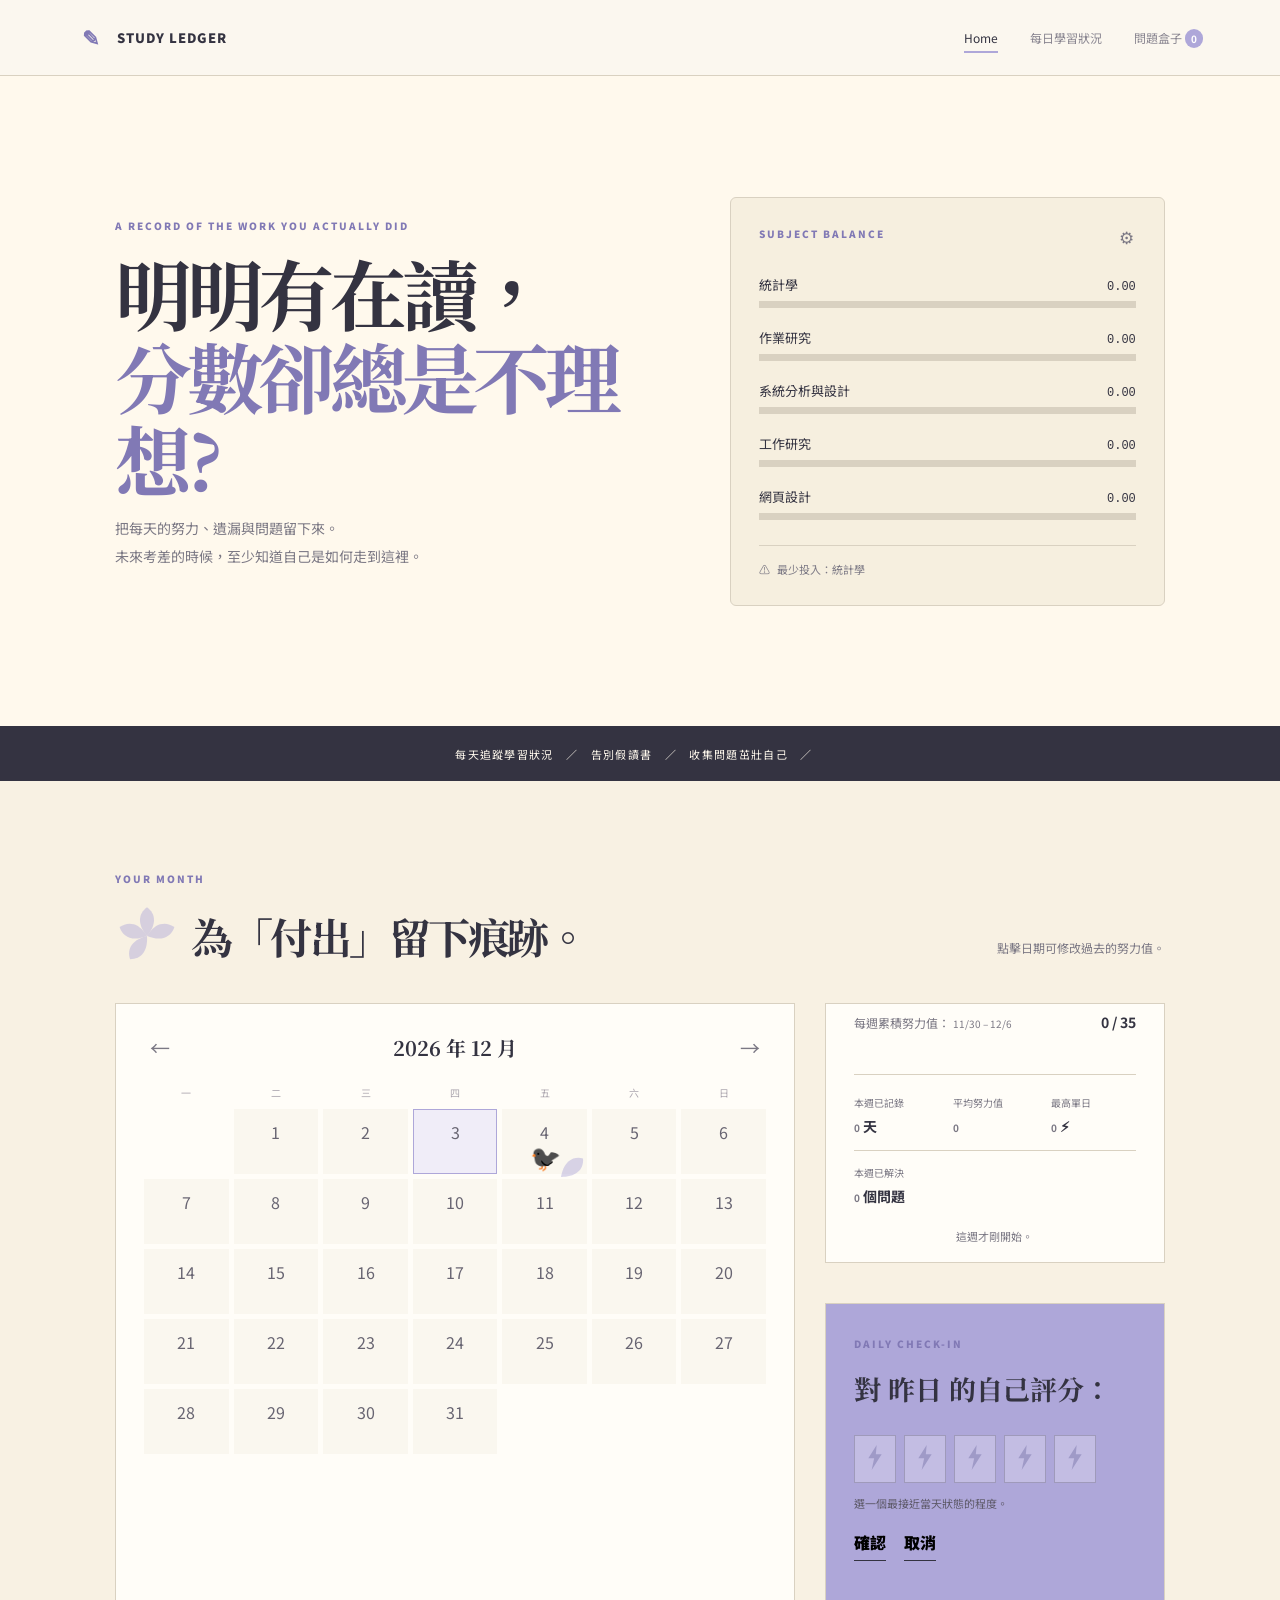
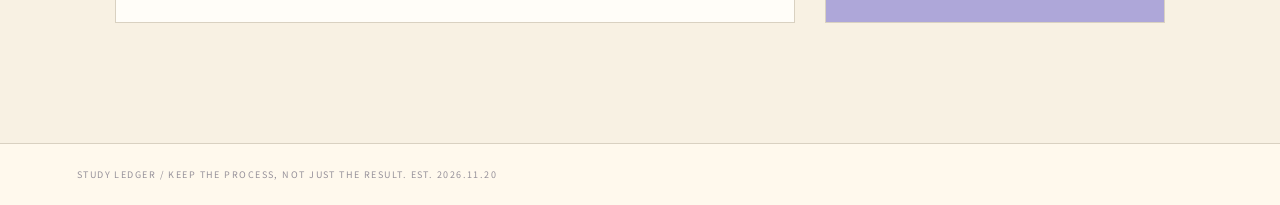
<file: index.html>
<!doctype html>
<html lang="zh-Hant">
  <head>
    <meta charset="UTF-8" />
    <meta name="viewport" content="width=device-width,initial-scale=1" />
    <title>Study Ledger｜Home</title>
    <link rel="stylesheet" href="style.css" />
  </head>

  <body>
    <header>
      <a class="brand" href="index.html"><span>✎</span> STUDY LEDGER</a>
      <nav>
        <a class="active" href="index.html">Home</a
        ><a href="daily.html">每日學習狀況</a
        ><a href="questions.html">問題盒子 <b id="questionCount">0</b></a>
      </nav>
    </header>
    <main>
      <section class="hero">
        <div>
          <p class="kicker">A RECORD OF THE WORK YOU ACTUALLY DID</p>
          <h1>明明有在讀，<br /><em>分數卻總是不理想?</em></h1>
          <p class="lead">
            把每天的努力、遺漏與問題留下來。<br />未來考差的時候，至少知道自己是如何走到這裡。
          </p>
        </div>
        <section class="subject-balance-card">
          <div class="subject-balance-top">
            <p class="kicker">SUBJECT BALANCE</p>

            <button
              class="subject-balance-settings"
              id="subjectBalanceSettings"
              aria-label="設定顯示科目"
            >
              ⚙
            </button>
          </div>

          <div class="subject-balance-menu" id="subjectBalanceMenu">
            <p>顯示科目</p>
            <div id="subjectBalanceOptions"></div>
          </div>

          <div id="subjectBalanceList"></div>

          <div class="subject-balance-warning" id="subjectBalanceWarning"></div>
        </section>
      </section>
      <div class="ticker">
        每天追蹤學習狀況　／　告別假讀書　／　收集問題茁壯自己　／　
      </div>
      <section class="calendar-section">
        <div class="section-title">
          <div>
            <p class="kicker">YOUR MONTH</p>
            <div class="blossom-title">
              <svg
                class="blossom-mark"
                viewBox="0 0 100 100"
                aria-hidden="true"
              >
                <!-- 上 -->
                <path
                  d="M50 50
       C44 43 39 34 39 25
       C39 17 43 10 50 5
       C57 10 61 17 61 25
       C61 34 56 43 50 50Z"
                ></path>

                <!-- 右上 -->
                <path
                  d="M50 50
       C44 43 39 34 39 25
       C39 17 43 10 50 5
       C57 10 61 17 61 25
       C61 34 56 43 50 50Z"
                  transform="rotate(72 50 50)"
                ></path>

                <!-- 左下 -->
                <path
                  d="M50 50
       C44 43 39 34 39 25
       C39 17 43 10 50 5
       C57 10 61 17 61 25
       C61 34 56 43 50 50Z"
                  transform="rotate(216 50 50)"
                ></path>

                <!-- 左上 -->
                <path
                  d="M50 50
       C44 43 39 34 39 25
       C39 17 43 10 50 5
       C57 10 61 17 61 25
       C61 34 56 43 50 50Z"
                  transform="rotate(288 50 50)"
                ></path>
              </svg>

              <h2>為「付出」留下痕跡。</h2>
            </div>
          </div>
          <p>點擊日期可修改過去的努力值。</p>
        </div>
        <div class="calendar-layout">
          <div class="calendar-card">
            <div class="cal-head">
              <button id="pm">←</button><strong id="month"></strong
              ><button id="nm">→</button>
            </div>
            <div class="week">
              <span>一</span><span>二</span><span>三</span><span>四</span
              ><span>五</span><span>六</span><span>日</span>
            </div>
            <div id="cal" class="cal"></div>
          </div>

          <div class="calendar-side">
            <div class="weekly-progress-card">
              <div class="weekly-progress-head">
                <div>
                  <span>每週累積努力值：</span>
                  <small id="weeklyRange"></small>
                </div>

                <strong><span id="weeklyEffort">0</span> / 35</strong>
              </div>

              <div class="weekly-progress-bar">
                <div id="weeklyEffortBar"></div>
              </div>

              <div class="weekly-stats">
                <div>
                  <span>本週已記錄</span>
                  <strong><span id="weeklyDays">0</span> 天</strong>
                </div>

                <div>
                  <span>平均努力值</span>
                  <strong><span id="weeklyAverage">0</span></strong>
                </div>

                <div>
                  <span>最高單日</span>
                  <strong><span id="weeklyBest">0</span> ⚡︎</strong>
                </div>

                <div class="weekly-solved">
                  <span>本週已解決</span>
                  <strong
                    ><span id="weeklySolvedQuestions">0</span> 個問題</strong
                  >
                </div>
              </div>
              <p id="weeklyMessage">這週才剛開始。</p>
            </div>
            <aside class="rating">
              <p class="kicker">DAILY CHECK-IN</p>
              <h3>對 <span id="rdate">昨日</span> 的自己評分：</h3>
              <div id="lights">
                <button data-n="1">
                  <svg class="bolt" viewBox="0 0 20 30" aria-hidden="true">
                    <polygon points="12,0 2,16 9,16 6,30 18,11 11,11"></polygon>
                  </svg>
                </button>

                <button data-n="2">
                  <svg class="bolt" viewBox="0 0 20 30" aria-hidden="true">
                    <polygon points="12,0 2,16 9,16 6,30 18,11 11,11"></polygon>
                  </svg>
                </button>

                <button data-n="3">
                  <svg class="bolt" viewBox="0 0 20 30" aria-hidden="true">
                    <polygon points="12,0 2,16 9,16 6,30 18,11 11,11"></polygon>
                  </svg>
                </button>

                <button data-n="4">
                  <svg class="bolt" viewBox="0 0 20 30" aria-hidden="true">
                    <polygon points="12,0 2,16 9,16 6,30 18,11 11,11"></polygon>
                  </svg>
                </button>

                <button data-n="5">
                  <svg class="bolt" viewBox="0 0 20 30" aria-hidden="true">
                    <polygon points="12,0 2,16 9,16 6,30 18,11 11,11"></polygon>
                  </svg>
                </button>
              </div>
              <p id="hint">選一個最接近當天狀態的程度。</p>
              <div class="rating-actions">
                <button id="confirm">確認修改</button>
                <button id="cancelRating">取消</button>
              </div>
            </aside>
          </div>
        </div>
      </section>
    </main>
    <footer>
      STUDY LEDGER / KEEP THE PROCESS, NOT JUST THE RESULT.
      <span>EST. 2026.11.20</span>
    </footer>
    <script src="script.js"></script>
  </body>
</html>
</file>
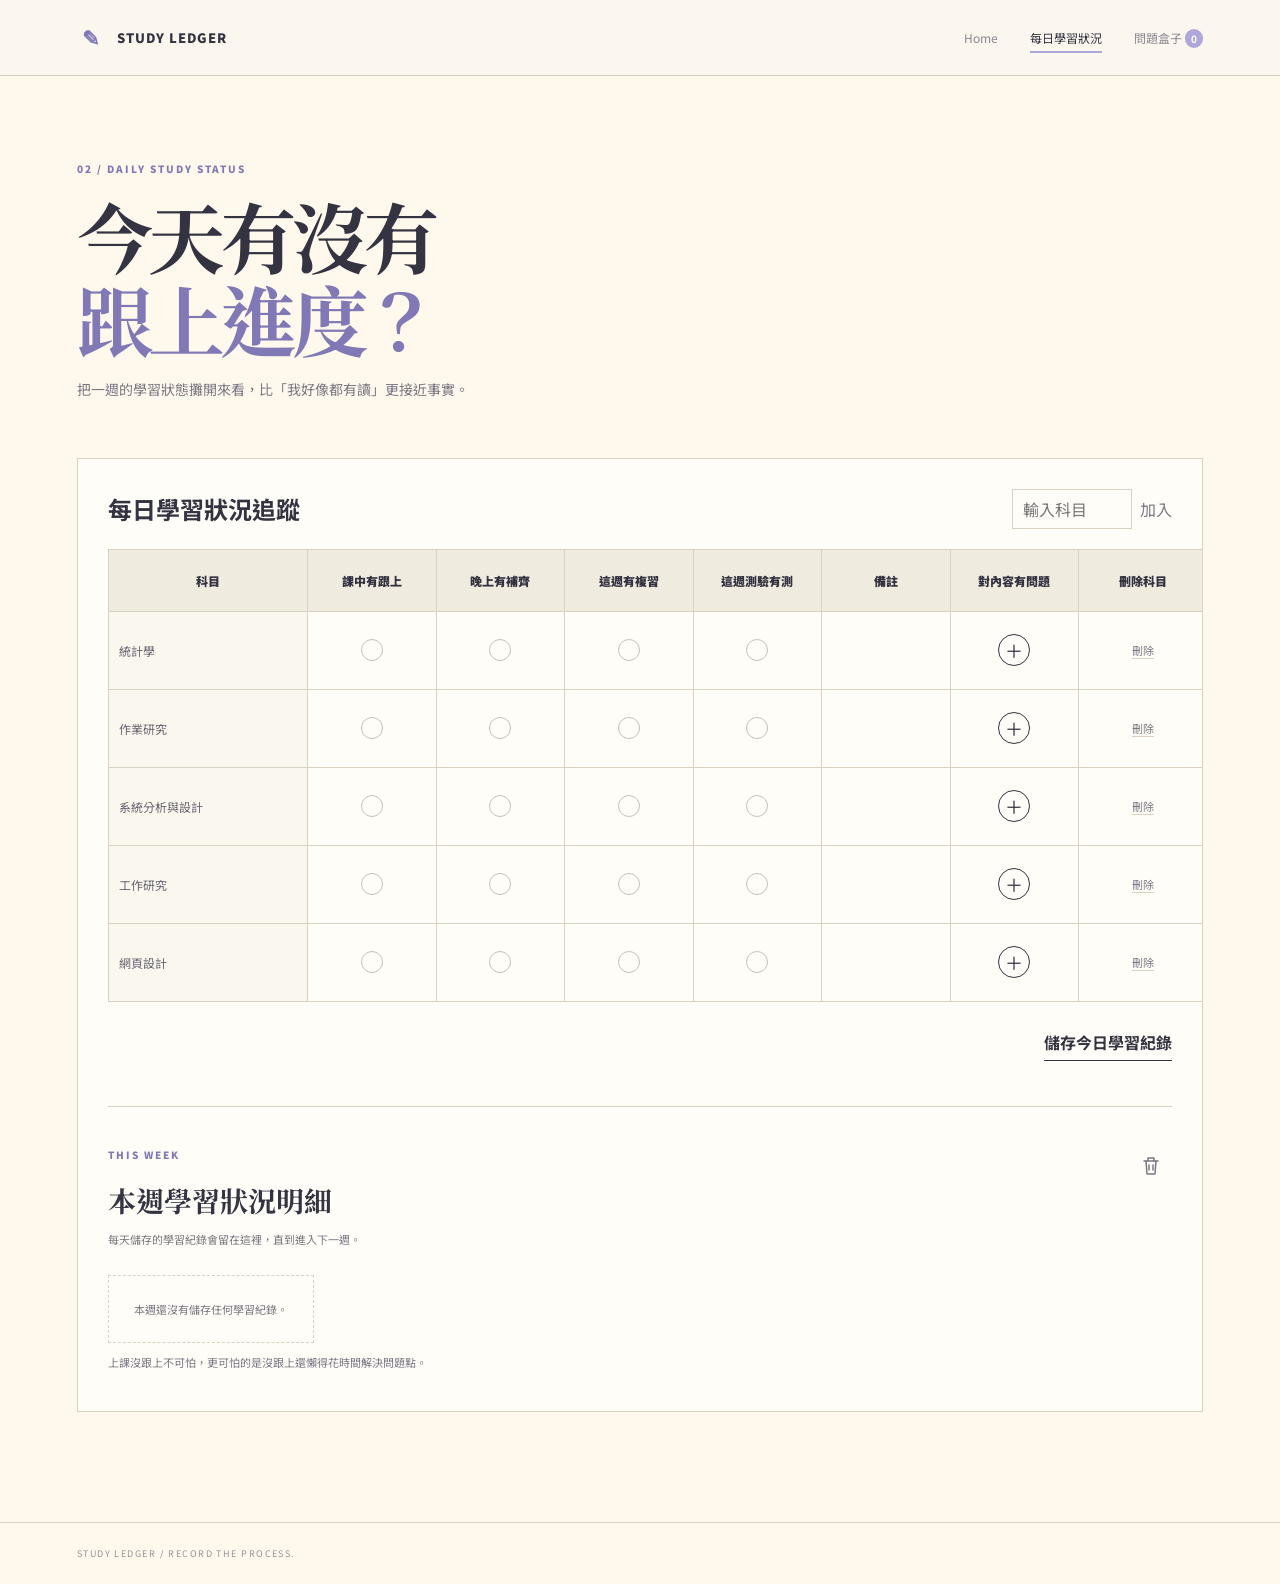
<file: daily.html>
<!doctype html>
<html lang="zh-Hant">
  <head>
    <meta charset="UTF-8" />
    <meta name="viewport" content="width=device-width,initial-scale=1" />
    <title>每日學習狀況｜Study Ledger</title>
    <link rel="stylesheet" href="style.css" />
  </head>

  <body>
    <header>
      <a class="brand" href="index.html"><span>✎</span> STUDY LEDGER</a>
      <nav>
        <a href="index.html">Home</a
        ><a class="active" href="daily.html">每日學習狀況</a
        ><a href="questions.html">問題盒子 <b id="questionCount">0</b></a>
      </nav>
    </header>
    <main class="page">
      <p class="kicker">02 / DAILY STUDY STATUS</p>
      <h1>今天有沒有<br /><em>跟上進度？</em></h1>
      <p class="lead">
        把一週的學習狀態攤開來看，比「我好像都有讀」更接近事實。
      </p>
      <section class="table-wrap">
        <div class="study-section">
          <div class="study-header">
            <h2>每日學習狀況追蹤</h2>

            <div class="add-subject">
              <input type="text" placeholder="輸入科目" />
              <button class="add-text">加入</button>
            </div>
          </div>

          <div class="study-table" id="study"></div>

          <div class="study-save-row">
            <button id="saveDailyStudy">儲存今日學習紀錄</button>
          </div>
        </div>

        <div class="weekly-detail-section">
          <div class="weekly-detail-divider"></div>

          <div class="weekly-detail-header">
            <p class="kicker">THIS WEEK</p>

            <h2>本週學習狀況明細</h2>

            <p>每天儲存的學習紀錄會留在這裡，直到進入下一週。</p>

            <button
              id="studyTrashButton"
              class="study-trash-button"
              type="button"
              aria-label="開啟已刪除的學習明細"
            >
              <svg viewBox="0 0 24 24" aria-hidden="true">
                <path d="M5 7h14"></path>
                <path d="M9 7V4h6v3"></path>
                <path d="M7 7l1 13h8l1-13"></path>
                <path d="M10 11v5"></path>
                <path d="M14 11v5"></path>
              </svg>

              <span id="studyTrashCount">0</span>
            </button>

            <div id="studyTrashPanel" class="study-trash-panel"></div>
          </div>

          <div id="weeklyStudyDetails"></div>
        </div>

        <p class="note">
          上課沒跟上不可怕，更可怕的是沒跟上還懶得花時間解決問題點。
        </p>
      </section>
    </main>
    <footer>STUDY LEDGER / RECORD THE PROCESS.</footer>
    <script src="script.js"></script>
  </body>
</html>
</file>
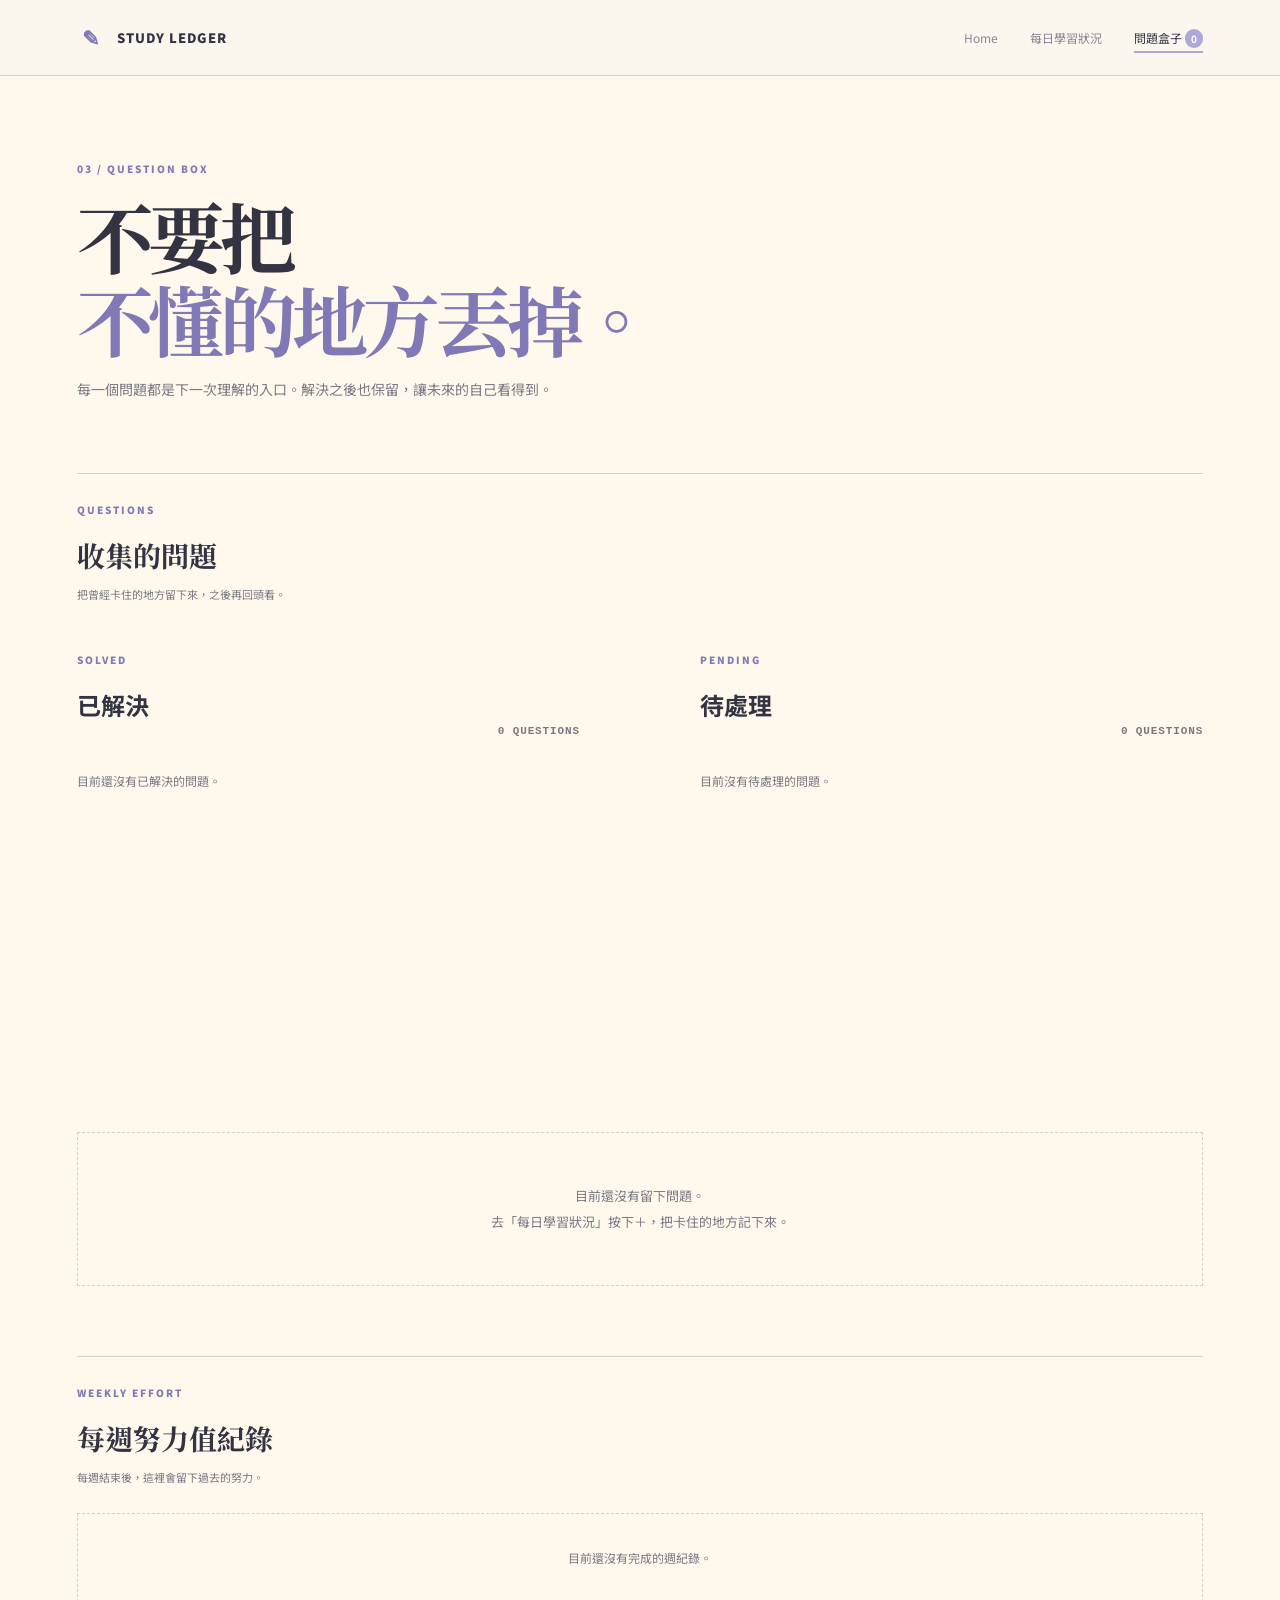
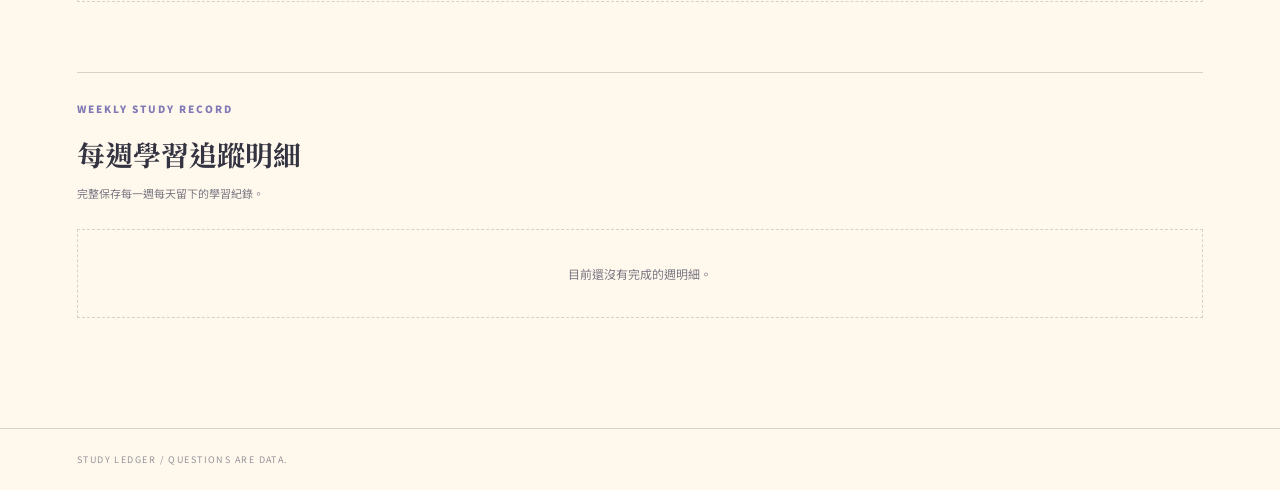
<file: questions.html>
<!doctype html>
<html lang="zh-Hant">
  <head>
    <meta charset="UTF-8" />
    <meta name="viewport" content="width=device-width,initial-scale=1" />
    <title>問題盒子｜Study Ledger</title>
    <link rel="stylesheet" href="style.css" />
  </head>

  <body>
    <header>
      <a class="brand" href="index.html"><span>✎</span> STUDY LEDGER</a>
      <nav>
        <a href="index.html">Home</a><a href="daily.html">每日學習狀況</a
        ><a class="active" href="questions.html"
          >問題盒子 <b id="questionCount">0</b></a
        >
      </nav>
    </header>
    <main class="page">
      <p class="kicker">03 / QUESTION BOX</p>
      <h1>不要把<br /><em>不懂的地方丟掉。</em></h1>
      <p class="lead">
        每一個問題都是下一次理解的入口。解決之後也保留，讓未來的自己看得到。
      </p>
      <section class="question-section">
        <div class="archive-section-header">
          <p class="kicker">QUESTIONS</p>
          <h2>收集的問題</h2>
          <p>把曾經卡住的地方留下來，之後再回頭看。</p>
        </div>

        <div id="questions"></div>

        <div id="empty" class="empty">
          目前還沒有留下問題。<br />
          去「每日學習狀況」按下＋，把卡住的地方記下來。
        </div>
      </section>

      <section class="weekly-effort-history">
        <div class="archive-section-header">
          <p class="kicker">WEEKLY EFFORT</p>
          <h2>每週努力值紀錄</h2>
          <p>每週結束後，這裡會留下過去的努力。</p>
        </div>

        <div id="weeklyHistory"></div>
      </section>

      <section class="weekly-study-history">
        <div class="archive-section-header">
          <p class="kicker">WEEKLY STUDY RECORD</p>
          <h2>每週學習追蹤明細</h2>
          <p>完整保存每一週每天留下的學習紀錄。</p>
        </div>

        <div id="weeklyArchives"></div>
      </section>
    </main>
    <footer>STUDY LEDGER / QUESTIONS ARE DATA.</footer>
    <script src="script.js"></script>
  </body>
</html>
</file>
<file: style.css>
@import url("https://fonts.googleapis.com/css2?family=Noto+Serif+TC:wght@500;700;900&family=Noto+Sans+TC:wght@400;500;700;900&display=swap");

:root {

  --lav: #aea7d9;

  --deep: #8179b5;

  --cream: #fff9ed;

  --paper: #f6efdf;

  --ink: #343341;

  --muted: #7b7884;

  --line: #d9d1c1;

  --green: #6c9b76;

  --white: #fffdf8;

}

* {

  box-sizing: border-box;

}

body {

  margin: 0;

  background: var(--cream);

  color: var(--ink);

  font-family: "Noto Sans TC", sans-serif;

}

a {

  text-decoration: none;

  color: inherit;

}

button,

input,

textarea {

  font: inherit;

}

button {

  cursor: pointer;

}

header {

  height: 78px;

  background: rgba(255, 249, 237, 0.95);

  border-bottom: 1px solid var(--line);

  display: flex;

  align-items: center;

  justify-content: space-between;

  padding: 0 6vw;

  position: sticky;

  top: 0;

  z-index: 10;

  backdrop-filter: blur(10px);

}

.brand {

  font-size: 13px;

  font-weight: 900;

  letter-spacing: 0.08em;

  display: flex;

  gap: 10px;

  align-items: center;

}

.brand span {

  width: 30px;

  height: 30px;

  display: grid;

  place-items: center;

  color: var(--deep);

  font-size: 21px;

  line-height: 1;

}

nav {

  display: flex;

  gap: 32px;

}

nav a {

  font-size: 12px;

  color: #898590;

  padding: 9px 0;

  position: relative;

}

nav a:hover,

nav a.active {

  color: var(--ink);

}

nav a:hover:after,

nav a.active:after {

  content: "";

  position: absolute;

  bottom: 2px;

  left: 0;

  right: 0;

  height: 2px;

  background: var(--lav);

}

nav b {

  font-size: 10px;

  background: var(--lav);

  color: #fff;

  padding: 2px 6px;

  border-radius: 10px;

}

.kicker {

  font-size: 10px;

  letter-spacing: 0.2em;

  color: var(--deep);

  font-weight: 900;

  margin: 0 0 18px;

}

h1 {

  font-family: "Noto Serif TC", serif;

  font-size: clamp(48px, 6vw, 78px);

  line-height: 1.08;

  letter-spacing: -0.07em;

  margin: 0;

}

h1 em {

  font-style: normal;

  color: var(--deep);

}

.lead {

  color: var(--muted);

  line-height: 2;

  font-size: 14px;

}

.hero {

  min-height: 650px;

  padding: 80px 9vw;

  display: grid;

  grid-template-columns: 1fr 0.85fr;

  gap: 8vw;

  align-items: center;

}

.ticker {

  height: 55px;

  background: var(--ink);

  color: var(--cream);

  display: flex;

  align-items: center;

  justify-content: center;

  font-size: 11px;

  letter-spacing: 0.12em;

  white-space: nowrap;

  overflow: hidden;

}

.ticker:first-letter {

  color: var(--lav);

}

.calendar-section {

  padding: 90px 9vw 120px;

  background: #f8f1e3;

}

.section-title {

  display: flex;

  justify-content: space-between;

  align-items: end;

  margin-bottom: 35px;

}

.section-title h2 {

  font-family: "Noto Serif TC", serif;

  font-size: 42px;

  letter-spacing: -0.06em;

  margin: 0;

}

.section-title > p {

  color: var(--muted);

  font-size: 12px;

}

.calendar-layout {
    display: grid;
    grid-template-columns: 1.5fr 0.75fr;
    gap: 30px;
    height: 620px;
}

.calendar-card,
.calendar-side {
    min-height: 0;
    height: 100%;
    box-sizing: border-box;
}

.calendar-side {
    display: grid;
    grid-template-rows: minmax(0, 1fr) minmax(0, 320px);
    gap: 40px;
    min-height: 0;
}

.rating {

    padding: 24px 28px;

    min-height: 0;

    overflow: visible;

}

.rating-actions {

    display: flex;

    align-items: center;

    gap: 18px;

    margin-top: 4px;

}

.rating-actions button {

    border: 0;

    border-bottom: 1px solid var(--ink);

    background: transparent;

    padding: 6px 0;

    font-family: inherit;

    font-weight: 900;

    cursor: pointer;

}

.rating-actions button:hover {

    color: var(--muted);

}

.weekly-progress-card {

  display: flex;

  flex-direction: column;

  justify-content: center;

}

.weekly-progress-head {

  display: flex;

  justify-content: space-between;

  align-items: baseline;

  margin-bottom: 14px;

  color: var(--muted);

  font-size: 12px;

}

.weekly-progress-head strong {

  color: var(--ink);

  font-size: 14px;

  font-weight: 700;

}

.weekly-progress-bar {

  width: 100%;

  height: 6px;

  background: #eee9e1;

  overflow: hidden;

}

.weekly-stats {

  display: grid;

  grid-template-columns: repeat(3, 1fr);

  gap: 14px;

  margin-top: 28px;

  padding-top: 20px;

  border-top: 1px solid var(--line);

}

.weekly-solved {

  grid-column: 1 / -1;

  padding-top: 14px;

  border-top: 1px solid var(--line);

}

.weekly-stats div {

  display: flex;

  flex-direction: column;

  gap: 6px;

}

.weekly-stats span {

  color: var(--muted);

  font-size: 10px;

}

.weekly-stats strong {

  color: var(--ink);

  font-size: 14px;

}

.subject-balance-card {

  position: relative;

  background: var(--paper);

  border: 1px solid var(--line);

  border-radius: 6px;

  padding: 28px;

}

.subject-balance-top {

  display: flex;

  align-items: flex-start;

  justify-content: space-between;

  margin-bottom: 28px;

}

.subject-balance-top .kicker {

  margin: 0;

}

.subject-balance-settings {

  border: 0;

  background: transparent;

  color: var(--muted);

  font-size: 17px;

  line-height: 1;

  padding: 2px;

  cursor: pointer;

}

.subject-balance-settings:hover {

  color: var(--ink);

}

.subject-balance-settings {

  border: 0;

  background: transparent;

  color: var(--muted);

  font-size: 17px;

  line-height: 1;

  padding: 2px;

  cursor: pointer;

  transform-origin: center center;

  transition: transform 0.6s ease;

}

.gear-spin-cw {

  animation: gear-spin-cw 0.6s ease;

}

.gear-spin-ccw {

  animation: gear-spin-ccw 0.6s ease;

}

@keyframes gear-spin-cw {

  from {

    transform: rotate(0deg);

  }

  to {

    transform: rotate(360deg);

  }

}

@keyframes gear-spin-ccw {

  from {

    transform: rotate(0deg);

  }

  to {

    transform: rotate(-360deg);

  }

}

.subject-balance-menu {

    position: absolute;

    top: 58px;

    right: 10px;

    width: 210px;

    background: #fffdf8;

    border: 1px solid var(--line);

    border-radius: 5px;

    padding: 26px 28px;

    box-shadow: 0 0 18px rgba(120, 105, 80, 0.13);

    z-index: 50;

    opacity: 0;

    visibility: hidden;

    transform: translateY(-5px);

    transition:

        opacity 0.18s ease,

        transform 0.18s ease,

        visibility 0.18s ease;

}

.subject-balance-menu.open {

  opacity: 1;

  visibility: visible;

  transform: translateY(0);

}

.subject-balance-menu > p {

  margin: 0 0 12px;

  font-size: 11px;

  letter-spacing: 0.08em;

  color: var(--muted);

}

.subject-option {

  display: flex;

  align-items: center;

  gap: 9px;

  padding: 7px 0;

  font-size: 12px;

  cursor: pointer;

}

.subject-option input {

  accent-color: var(--lav);

}

.subject-balance-item {

  margin-bottom: 20px;

}

.subject-balance-item:last-child {

  margin-bottom: 0;

}

.subject-balance-label {

  display: flex;

  justify-content: space-between;

  align-items: baseline;

  margin-bottom: 7px;

  font-size: 13px;

}

.subject-balance-label strong {

  font-family: "Courier New", monospace;

  font-size: 12px;

  font-weight: normal;

}

.subject-balance-bar {

  width: 100%;

  height: 7px;

  background: var(--line);

  overflow: hidden;

}

.subject-balance-fill {

  height: 100%;

  background: var(--lav);

  transition: width 0.25s ease;

}

.subject-balance-warning {

  margin-top: 25px;

  padding-top: 15px;

  border-top: 1px solid var(--line);

  font-size: 11px;

  color: var(--muted);

}

.subject-balance-warning span {

  margin-right: 5px;

}

.subject-balance-empty {

  padding: 20px 0;

  color: var(--muted);

  font-size: 12px;

}

#weeklyMessage {

  margin-top: 22px;

  color: var(--muted);

  font-size: 11px;

  text-align: center;

}

#weeklyEffortBar {

  width: 0%;

  height: 100%;

  background: var(--lav);

  transition: width 0.25s ease;

}

.calendar-card,
.rating,
.weekly-progress-card {
    background: var(--white);
    border: 1px solid var(--line);
    padding: 28px;
}

.rating {
    background: var(--lav);
    padding: 32px 28px;
    min-height: 0;
    overflow: visible;
}

.cal-head {

  display: flex;

  justify-content: space-between;

  align-items: center;

  margin-bottom: 22px;

}

.cal-head strong {

  font-family: "Noto Serif TC", serif;

  font-size: 20px;

}

.cal-head button {

  border: 0;

  background: transparent;

  font-size: 20px;

  color: var(--muted);

}

.cal {

  position: relative;

  overflow: visible;

}

.blossom-title {

  display: flex;

  align-items: center;

  gap: 12px;

}

.blossom-mark {

  width: 64px;

  height: 64px;

  fill: var(--lav);

  opacity: 0.45;

}

.week,

.cal {

  display: grid;

  grid-template-columns: repeat(7, 1fr);

  gap: 5px;

}

.week span {

  text-align: center;

  color: #aaa4ad;

  font-size: 10px;

  padding-bottom: 9px;

}

.day {

  min-height: 65px;

  border: 1px solid transparent;

  background: #faf7ef;

  position: relative;

  display: flex;

  justify-content: center;

  padding-top: 10px;

  color: #686572;

}

.solved-count {

  position: absolute;

  right: 8px;

  bottom: 5px;

  font-size: 10px;

  line-height: 1;

  letter-spacing: 0.02em;

  color: #81758f;

  white-space: nowrap;

  pointer-events: none;

}

.day[data-k]:hover {

  border-color: var(--lav);

}

.day.today {

  z-index: 20;

}

.day.selected {

  background: #f0edf8;

  border-color: var(--lav);

}

.fallen-petal {

  position: absolute;

  width: 64px;

  height: 64px;

  right: -7px;

  bottom: -36px;

  transform: rotate(50deg);

  transform-origin: center center;

  fill: var(--lav);

  opacity: 0.45;

  pointer-events: none;

  z-index: 100;

}

.today-bird {

  position: absolute;

  right: 25px;

  bottom: 4px;

  font-size: 25px;

  line-height: 1;

  pointer-events: none;

  z-index: 100;

}

.score {

  display: flex;

  gap: 3px;

}

.bolt {

  width: 9px;

  height: 14px;

  fill: #7fa58a;

}

#lights .bolt {

  width: 18px;

  height: 25px;

  fill: #9f9ac7;

}

#lights button.on .bolt {

  fill: #7fa58a;

}

#lights button.hover-on .bolt {

  fill: #7fa58a;

}

.emptyday {

  background: transparent;

}

.rating h3 {

  font-family: "Noto Serif TC", serif;

  font-size: 27px;

  line-height: 1.5;

  margin: 5px 0 25px;

}

.rating #lights {

  display: flex;

  gap: 8px;

}

.rating #lights button {

  width: 42px;

  height: 48px;

  border: 1px solid rgba(52, 51, 65, 0.25);

  background: rgba(255, 255, 255, 0.25);

  color: #8881b7;

  font-size: 27px;

}

.rating #lights button.on {

  background: var(--green);

  color: white;

  border-color: var(--green);

}

.rating #hint {

  font-size: 11px;

  line-height: 1.8;

  color: #5e5a69;

}

.rating > #confirm {

  border: 0;

  border-bottom: 1px solid var(--ink);

  background: transparent;

  align-self: flex-start;

  padding: 6px 0;

  font-weight: 900;

}

/* 每日學習頁 */

.page {

  max-width: none;

  margin: auto;

  padding: 85px 6vw 110px;

}

.page > h1 {

  margin-bottom: 15px;

}

.table-wrap {

  background: var(--white);

  border: 1px solid var(--line);

  padding: 30px;

  margin-top: 55px;

  overflow-x: auto;

}

.note {

  color: var(--muted);

  font-size: 11px;

}

.study-header {

  display: flex;

  justify-content: space-between;

  align-items: center;

  margin-bottom: 20px;

}

.study-header h2 {

  margin: 0;

}

.add-subject {

  display: flex;

  align-items: center;

  gap: 8px;

}

.add-icon {

  width: 32px;

  height: 32px;

  border: 1px solid var(--ink);

  border-radius: 50%;

  background: transparent;

  color: var(--ink);

  font-size: 18px;

  line-height: 1;

}

.add-icon:hover {

  background: var(--ink);

  color: var(--cream);

}

.add-subject input {

  width: 120px;

  padding: 7px 10px;

  border: 1px solid var(--line);

  background: var(--white);

  color: var(--ink);

  outline: none;

}

.add-subject input:focus {

  border-color: var(--deep);

}

.add-text {

  border: 0;

  background: transparent;

  color: var(--muted);

  padding: 0;

}

.add-text:hover {

  color: var(--deep);

}

.study-table {

  display: grid;

  grid-template-columns: 1.55fr repeat(7, 1fr);

  min-width: 1100px;

  border-top: 1px solid var(--line);

  border-left: 1px solid var(--line);

}

.study-save-row {

  display: flex;

  justify-content: flex-end;

  margin-top: 22px;

}

#saveDailyStudy {

  border: 0;

  border-bottom: 1px solid var(--ink);

  background: transparent;

  color: var(--ink);

  padding: 6px 0;

  font-weight: 700;

}

#saveDailyStudy:hover {

  color: var(--lav);

}

.weekly-detail-section {

  margin-top: 45px;

}

.weekly-detail-divider {

  border-top: 1px solid var(--line);

  margin-bottom: 40px;

}

.weekly-detail-header {

  margin-bottom: 28px;

}

.weekly-detail-header h2 {

  margin: 5px 0 8px;

  font-family: "Noto Serif TC", serif;

  font-size: 28px;

}

.weekly-detail-header p:not(.kicker) {

  color: var(--muted);

  font-size: 11px;

}

#weeklyStudyDetails {

  display: flex;

  justify-content: flex-start;

  align-items: flex-start;

  gap: 24px;

  flex-wrap: wrap;

}

.note-cell {

  cursor: text;

  outline: none;

  word-break: break-word;

  display: flex;

  align-items: center;

  justify-content: center;

  text-align: center;

}

.note-cell:focus {

  outline: none;

}

.check {

  transition: background 0.15s ease;

}

.study-receipt {

  position: relative;

  width: 280px;

  padding: 28px 32px 34px;

  background: var(--white);

  border: 1px solid var(--line);

  font-size: 12px;

  clip-path: polygon(

    0 0,

    100% 0,

    100% 98.8%,

    98% 100%,

    96% 98.8%,

    94% 100%,

    92% 98.8%,

    90% 100%,

    88% 98.8%,

    86% 100%,

    84% 98.8%,

    82% 100%,

    80% 98.8%,

    78% 100%,

    76% 98.8%,

    74% 100%,

    72% 98.8%,

    70% 100%,

    68% 98.8%,

    66% 100%,

    64% 98.8%,

    62% 100%,

    60% 98.8%,

    58% 100%,

    56% 98.8%,

    54% 100%,

    52% 98.8%,

    50% 100%,

    48% 98.8%,

    46% 100%,

    44% 98.8%,

    42% 100%,

    40% 98.8%,

    38% 100%,

    36% 98.8%,

    34% 100%,

    32% 98.8%,

    30% 100%,

    28% 98.8%,

    26% 100%,

    24% 98.8%,

    22% 100%,

    20% 98.8%,

    18% 100%,

    16% 98.8%,

    14% 100%,

    12% 98.8%,

    10% 100%,

    8% 98.8%,

    6% 100%,

    4% 98.8%,

    2% 100%,

    0 98.8%

  );

}

.receipt-content {

  transition: opacity 0.2s ease;

}

.study-receipt:hover .receipt-content {

  opacity: 0.25;

}

.receipt-delete {

  position: absolute;

  top: 50%;

  left: 50%;

  display: none;

  width: 42px;

  height: 42px;

  transform: translate(-50%, -50%);

  border: 1px solid var(--ink);

  border-radius: 50%;

  background: var(--white);

  color: var(--ink);

  align-items: center;

  justify-content: center;

  cursor: pointer;

  z-index: 2;

}

.study-receipt:hover .receipt-delete {

  display: flex;

}

.receipt-delete svg {

  width: 21px;

  height: 21px;

  fill: none;

  stroke: currentColor;

  stroke-width: 1.5;

  stroke-linecap: round;

  stroke-linejoin: round;

}

.receipt-delete:hover {

  background: var(--ink);

  color: var(--cream);

}

.receipt-top,

.receipt-bottom {

  display: flex;

  justify-content: space-between;

  color: var(--muted);

  font-size: 9px;

  letter-spacing: 0.12em;

}

.receipt-date {

  margin: 18px 0 12px;

  font-family: "Noto Serif TC", serif;

  font-size: 24px;

  color: var(--ink);

}

.receipt-line {

  border-top: 1px dashed var(--line);

  margin: 14px 0;

}

.receipt-subject {

  padding: 12px 0;

  margin-bottom: 18px;

}

.receipt-subject:last-child {

  margin-bottom: 0;

}

.receipt-subject strong {

  display: block;

  margin-bottom: 8px;

  font-size: 14px;

}

.receipt-status {

  display: flex;

  flex-wrap: wrap;

  gap: 6px 16px;

  color: var(--muted);

  font-size: 10px;

}

.receipt-question {

  margin-top: 10px;

  padding-left: 12px;

  border-left: 2px solid var(--lav);

}

.receipt-question span {

  display: block;

  margin-bottom: 4px;

  color: var(--muted);

  font-size: 10px;

}

.receipt-question p {

  margin: 2px 0;

  color: var(--ink);

}

.receipt-note {

  margin-top: 10px;

}

.receipt-note > span {

  display: block;

  margin-bottom: 4px;

  color: var(--muted);

  font-size: 9px;

  letter-spacing: 0.08em;

}

.receipt-note > p {

  margin: 0;

  color: var(--ink);

  font-size: 12px;

  line-height: 1.7;

}

.receipt-bottom {

  margin-top: 16px;

}

.receipt-empty,

.weekly-detail-empty {

  color: var(--muted);

  text-align: center;

  font-size: 11px;

  padding: 25px;

}

.weekly-detail-empty {

  border: 1px dashed var(--line);

}

.note-cell,

.cell,

.check,

.problem,

.subject-delete {

  min-height: 78px;

  border-right: 1px solid var(--line);

  border-bottom: 1px solid var(--line);

  display: flex;

  align-items: center;

  justify-content: center;

  text-align: center;

  padding: 10px;

  font-size: 12px;

}

.head {

  min-height: 62px;

  background: #f0ebdf;

  font-weight: 900;

}

.label {

  justify-content: flex-start;

  background: #faf7ef;

  color: #696572;

}

.check {

  background: var(--white);

  position: relative;

  cursor: pointer;

}

.check:after {

  content: "";

  width: 20px;

  height: 20px;

  border: 1px solid #c8c1b6;

  border-radius: 50%;

}

.check:hover:not(.done)::after {

  background: #eeeeee;

}

.check.done:after {

  background: var(--green);

  border-color: var(--green);

  box-shadow: inset 0 0 0 5px var(--white);

}

.problem {

  background: var(--white);

}

.subject-delete {

  display: flex;

  align-items: center;

  justify-content: center;

}

.subject-delete button {

  border: 0;

  border-bottom: 1px solid var(--line);

  background: transparent;

  color: var(--muted);

  padding: 0;

  font-size: 11px;

  cursor: pointer;

}

.subject-delete button:hover {

  color: var(--deep);

}

#questions {

  display: grid;

  gap: 22px;

  margin-top: 50px;

}

.qgroup {

  background: var(--white);

  border: 1px solid var(--line);

  padding: 25px 28px;

}

.subject {

  display: inline-block;

  background: var(--lav);

  color: white;

  padding: 7px 13px;

  font-size: 11px;

  font-weight: 900;

}

.qgroup ol {

  margin: 12px 0 0;

  padding-left: 22px;

}

.qitem {

  padding: 9px 0;

  color: #55525d;

  font-size: 13px;

  line-height: 1.8;

}

.qitem button {

  border: 0;

  border-bottom: 1px solid #c7c1b9;

  background: transparent;

  color: #88818d;

  font-size: 10px;

  margin-left: 10px;

}

.empty {

  text-align: center;

  color: var(--muted);

  border: 1px dashed var(--line);

  padding: 50px;

  margin-top: 30px;

  font-size: 13px;

  line-height: 2;

}

.modal-bg {

  position: fixed;

  inset: 0;

  background: rgba(52, 51, 65, 0.35);

  display: grid;

  place-items: center;

  padding: 20px;

  z-index: 30;

}

.modal {

  width: min(500px, 100%);

  background: var(--cream);

  padding: 30px;

  border: 1px solid var(--line);

  box-shadow: 15px 15px 0 rgba(174, 167, 217, 0.3);

}

.modal h3 {

  font-family: "Noto Serif TC", serif;

  font-size: 25px;

}

.modal textarea {

  width: 100%;

  min-height: 140px;

  border: 1px solid var(--line);

  background: var(--white);

  padding: 14px;

  resize: vertical;

}

.actions {

  display: flex;

  justify-content: flex-end;

  gap: 10px;

  margin-top: 15px;

}

.actions button {

  padding: 8px 17px;

  border: 1px solid var(--ink);

  background: transparent;

}

.actions .save {

  background: var(--ink);

  color: var(--cream);

}

footer {

  border-top: 1px solid var(--line);

  padding: 24px 6vw;

  color: #96919a;

  font-size: 9px;

  letter-spacing: 0.16em;

}

/* =========================

   QUESTION BOX ARCHIVE

========================= */

.question-section,

.weekly-effort-history,

.weekly-study-history {

  margin-top: 70px;

}

.question-columns {

  display: grid;

  grid-template-columns: minmax(0, 1fr) 120px minmax(0, 1fr);

  align-items: start;

}

.question-panel {

  min-width: 0;

}

.question-gap {

  min-width: 120px;

}

.question-panel-header {

  margin-bottom: 20px;

}

.question-scroll {

  height: 340px;

  overflow-y: auto;

  padding-right: 12px;

}

.question-scroll::-webkit-scrollbar {

  width: 6px;

}

.question-scroll::-webkit-scrollbar-thumb {

  background: var(--line);

  border-radius: 999px;

}

.question-scroll::-webkit-scrollbar-track {

  background: transparent;

}

.question-text {

  display: inline;

}

.question-panel-title-row {

  display: flex;

  align-items: flex-end;

  justify-content: space-between;

  gap: 20px;

}

.question-count-label {

  padding-bottom: 5px;

  color: var(--muted);

  font-family: "Courier New", monospace;

  font-size: 11px;

  font-weight: 700;

  letter-spacing: 0.08em;

  white-space: nowrap;

}

.qitem.today-done .question-text {

  text-decoration: line-through;

  opacity: 0.5;

}

.resolved-stamp {

  display: inline-block;

  margin-left: 12px;

  padding: 4px 8px;

  border: 1.5px solid currentColor;

  border-radius: 2px;

  color: var(--muted);

  font-family: "Courier New", monospace;

  font-size: 9px;

  font-weight: 700;

  letter-spacing: 0.08em;

  transform: rotate(-2deg);

  opacity: 0.7;

  white-space: nowrap;

}

.question-empty {

  padding: 30px 0;

  color: var(--muted);

  font-size: 12px;

}

.archive-section-header {

  border-top: 1px solid var(--line);

  padding-top: 28px;

  margin-bottom: 28px;

}

.archive-section-header h2 {

  margin: 5px 0 8px;

  font-family: "Noto Serif TC", serif;

  font-size: 28px;

}

.archive-section-header p:not(.kicker) {

  color: var(--muted);

  font-size: 11px;

}

/* =========================

   WEEKLY EFFORT HISTORY

========================= */

#weeklyHistory {

  display: grid;

  gap: 14px;

}

.effort-history-card {

  background: var(--white);

  border: 1px solid var(--line);

  padding: 24px 28px;

}

.effort-history-top {

  display: flex;

  justify-content: space-between;

  align-items: baseline;

  color: var(--muted);

  font-size: 11px;

}

.effort-history-top strong {

  color: var(--ink);

  font-size: 18px;

}

.effort-history-bar {

  height: 5px;

  background: #eee9e1;

  margin: 14px 0;

  overflow: hidden;

}

.effort-history-bar div {

  height: 100%;

  background: var(--lav);

}

.effort-history-bottom {

  display: flex;

  justify-content: space-between;

  color: var(--muted);

  font-size: 10px;

}

.effort-achieved {

  color: var(--deep);

  font-weight: 700;

}

/* =========================

   WEEKLY STUDY ARCHIVE

========================= */

#weeklyArchives {

  display: flex;

  flex-direction: column;

  gap: 35px;

}

.weekly-archive-card {

  background: #faf7ef;

  border: 1px solid var(--line);

  padding: 28px;

}

.weekly-archive-heading {

  display: flex;

  justify-content: space-between;

  align-items: flex-end;

  padding-bottom: 22px;

  border-bottom: 1px solid var(--line);

  margin-bottom: 25px;

}

.weekly-archive-heading .kicker {

  margin-bottom: 4px;

}

.weekly-archive-heading h3 {

  margin: 0;

  font-family: "Noto Serif TC", serif;

  font-size: 22px;

}

.weekly-archive-heading > strong {

  font-size: 18px;

  color: var(--deep);

}

.weekly-archive-records {

  display: flex;

  flex-direction: column;

  gap: 22px;

}

/* =========================

   EMPTY ARCHIVE

========================= */

.archive-empty {

  border: 1px dashed var(--line);

  padding: 35px;

  text-align: center;

  color: var(--muted);

  font-size: 12px;

}

@media (max-width: 850px) {

  header {

    padding: 0 5vw;

  }

  nav {

    gap: 16px;

  }

  .hero {

    grid-template-columns: 1fr;

    padding: 60px 7vw;

  }

  .calendar-layout {

    grid-template-columns: 1fr;

  }

  .section-title {

    display: block;

  }

}

@media (max-width: 600px) {

  header {

    height: auto;

    min-height: 72px;

    flex-wrap: wrap;

    padding: 12px 5vw;

  }

  nav {

    gap: 12px;

  }

  nav a {

    font-size: 10px;

  }

  .hero {

    padding: 55px 6vw;

  }

  .calendar-section {

    padding: 70px 5vw;

  }

  .calendar-card,

  .rating {

    padding: 18px;

  }

  .page {

    padding: 60px 5vw;

  }

}

/* =========================

   學習明細垃圾桶

========================= */

.weekly-detail-header {

  position: relative;

}

.study-trash-button {

  position: absolute;

  top: -4px;

  right: -2px;

  display: flex;

  align-items: center;

  justify-content: center;

  gap: 6px;

  width: 46px;

  height: 46px;

  border: 0;

  background: transparent;

  color: var(--muted);

  cursor: pointer;

}

.study-trash-button svg {

  width: 24px;

  height: 24px;

  fill: none;

  stroke: currentColor;

  stroke-width: 1.5;

  stroke-linecap: round;

  stroke-linejoin: round;

}

.study-trash-button:hover {

  color: var(--ink);

}

.study-trash-button span {

  display: flex;

  align-items: center;

  justify-content: center;

  min-width: 15px;

  height: 15px;

  padding: 0 3px;

  border-radius: 999px;

  background: var(--lav);

  color: var(--white);

  font-size: 9px;

  line-height: 1;

}

.study-trash-button span[hidden] {

  display: none;

}

.study-trash-panel {

  position: absolute;

  top: 42px;

  right: 0;

  width: 300px;

  max-height: 380px;

  padding: 20px;

  background: var(--paper);

  border: 1px solid var(--line);

  border-radius: 5px;

  box-shadow: 0 0 18px rgba(120, 105, 80, 0.13);

  opacity: 0;

  visibility: hidden;

  transform: translateY(-5px);

  transition:

    opacity 0.18s ease,

    transform 0.18s ease,

    visibility 0.18s ease;

  z-index: 50;

}

.study-trash-panel.open {

  opacity: 1;

  visibility: visible;

  transform: translateY(0);

}

.study-trash-title {

  display: flex;

  align-items: center;

  justify-content: space-between;

  padding-bottom: 14px;

  border-bottom: 1px solid var(--line);

  color: var(--muted);

  font-size: 9px;

  letter-spacing: 0.12em;

}

.study-trash-title strong {

  color: var(--ink);

  font-size: 11px;

  letter-spacing: 0;

}

.study-trash-list {

  max-height: 300px;

  margin-top: 12px;

  overflow-y: auto;

  padding-right: 5px;

}

.study-trash-list::-webkit-scrollbar {

  width: 5px;

}

.study-trash-list::-webkit-scrollbar-thumb {

  background: var(--line);

  border-radius: 999px;

}

.study-trash-list::-webkit-scrollbar-track {

  background: transparent;

}

.study-trash-item {

  padding: 14px 0;

  border-bottom: 1px dashed var(--line);

}

.study-trash-item:last-child {

  border-bottom: 0;

}

.study-trash-item-top {

  display: flex;

  align-items: baseline;

  justify-content: space-between;

  gap: 10px;

}

.study-trash-item-top strong {

  font-family: "Noto Serif TC", serif;

  font-size: 18px;

  color: var(--ink);

}

.study-trash-item-top span {

  color: var(--muted);

  font-size: 8px;

  letter-spacing: 0.08em;

}

.study-trash-subjects {

  margin-top: 6px;

  color: var(--muted);

  font-size: 10px;

  line-height: 1.7;

}

.study-trash-actions {

  display: flex;

  gap: 14px;

  margin-top: 10px;

}

.study-trash-actions button {

  padding: 0 0 2px;

  border: 0;

  border-bottom: 1px solid var(--line);

  background: transparent;

  color: var(--muted);

  font-family: inherit;

  font-size: 10px;

  cursor: pointer;

}

.study-trash-actions button:hover {

  color: var(--ink);

  border-bottom-color: var(--ink);

}

.study-trash-actions .permanent-delete-study:hover {

  color: #9b6d6d;

  border-bottom-color: #9b6d6d;

}

.study-trash-empty {

  padding: 25px 0 10px;

  color: var(--muted);

  font-size: 11px;

  text-align: center;

}

@media (max-width: 760px) {

  .study-trash-panel {

    right: -10px;

    width: min(300px, calc(100vw - 50px));

  }

}

/* =========================

   ZOOM / NARROW VIEW FIX

========================= */

img,

svg {

    max-width: 100%;

}

.hero,

.calendar-layout,

.section-title,

.weekly-detail-section,

.subject-balance-card {

    min-width: 0;

}

.hero > *,

.calendar-layout > *,

.section-title > *,

.weekly-detail-section > *,

.subject-balance-card > * {

    min-width: 0;

}

@media (max-width: 1100px) {

    .hero {

        grid-template-columns: minmax(0, 1fr) minmax(280px, 0.7fr);

        gap: 40px;

    }

    .calendar-layout {

        gap: 30px;

    }

    header {

        gap: 30px;

    }

    nav {

        gap: 20px;

    }

}

@media(max-width:850px) {

    header {

        padding: 0 5vw;

        gap: 20px;

    }

    nav {

        gap: 16px;

        min-width: 0;

    }

    .hero {

        grid-template-columns: 1fr;

        padding: 60px 7vw;

    }

    .calendar-layout {

        grid-template-columns: 1fr;

    }

    .section-title {

        display: block;

    }

}

/* 防止瀏覽器放大後內容橫向爆版 */

html,

body {

    max-width: 100%;

    overflow-x: clip;

}

header {

    width: 100%;

    min-width: 0;

}

header .brand,

header nav {

    min-width: 0;

}

/* 導覽列永遠在頁面內容上方 */

header {

    position: sticky;

    top: 0;

    z-index: 1000;

    background: rgba(250, 247, 239, 0.82);

    backdrop-filter: blur(8px);

    -webkit-backdrop-filter: blur(8px);

    height: 76px;

    box-sizing: border-box;

}

/* =========================

   PAGE SCROLL POSITION

========================= */

html {

    scroll-behavior: smooth;

    scroll-snap-type: y proximity;

}

.calendar-layout {

    scroll-snap-align: start;

    scroll-margin-top: 90px;

}
</file>
